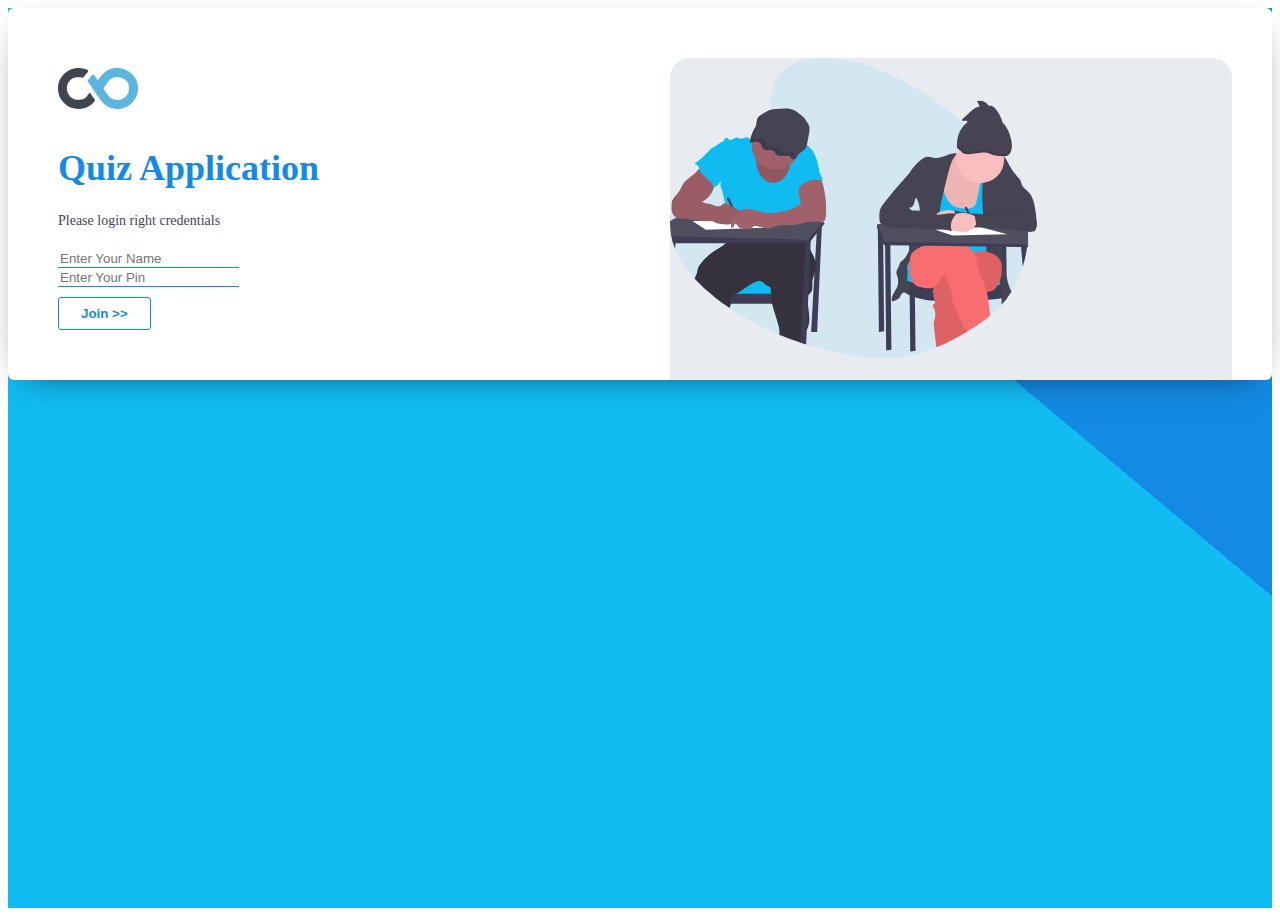
<file: index.html>
<!doctype html>
<html lang="en">

<head>
  <!-- Required meta tags -->
  <meta charset="utf-8">
  <meta name="viewport" content="width=device-width, initial-scale=1, shrink-to-fit=no">
  <!-- <link rel="stylesheet" href="/css/bootstrap.min.css"> -->
  <link rel="stylesheet" href="https://cdn.jsdelivr.net/npm/bootstrap@4.5.3/dist/css/bootstrap.min.css"
    integrity="sha384-TX8t27EcRE3e/ihU7zmQxVncDAy5uIKz4rEkgIXeMed4M0jlfIDPvg6uqKI2xXr2" crossorigin="anonymous">
  <link rel="stylesheet" href="/css/style.css">

  <!-- Bootstrap CSS -->
  <title>Quiz App</title>

</head>

<body onload="startTime()">
  <div class="main-section">
    <div class="d-flex justify-content-center align-items-center h-100">
      <div class="container">
        <div class="jumbotron" style="padding: 0px; margin: 0px;">
          <div class="full-section">
            <div class="left-section">
              <div>
                <img class="logo" src="./assets/qilin.png" />
              </div>
              <h1 class="title">Quiz Application</h1>
              <div>
                <p class="sub-title">Please login right credentials</p>
              </div>
              <div class="form-section">
                <form>
                  <div class="form-group">

                    <input type="text" class="form-control" required placeholder="Enter Your Name">

                  </div>
                  <div class="form-group">
                    <input type="text" class="form-control" required placeholder="Enter Your Pin">
                  </div>


                  <div>
                    <button herf="quiz.html" class="button">Join >></button>
                  </div>

                  <!-- <button type="submit" class="btn btn-primary">Join</button> -->
                </form>
              </div>
            </div>

            <div class="right-section">
              <div class="d-flex justify-content-center align-items-center h-100">
                <img class="icon" src="./assets/undraw_exams_g4ow.svg" />
              </div>
            </div>
          </div>


        </div>
      </div>
    </div>

  </div>




</body>

</html>
</file>
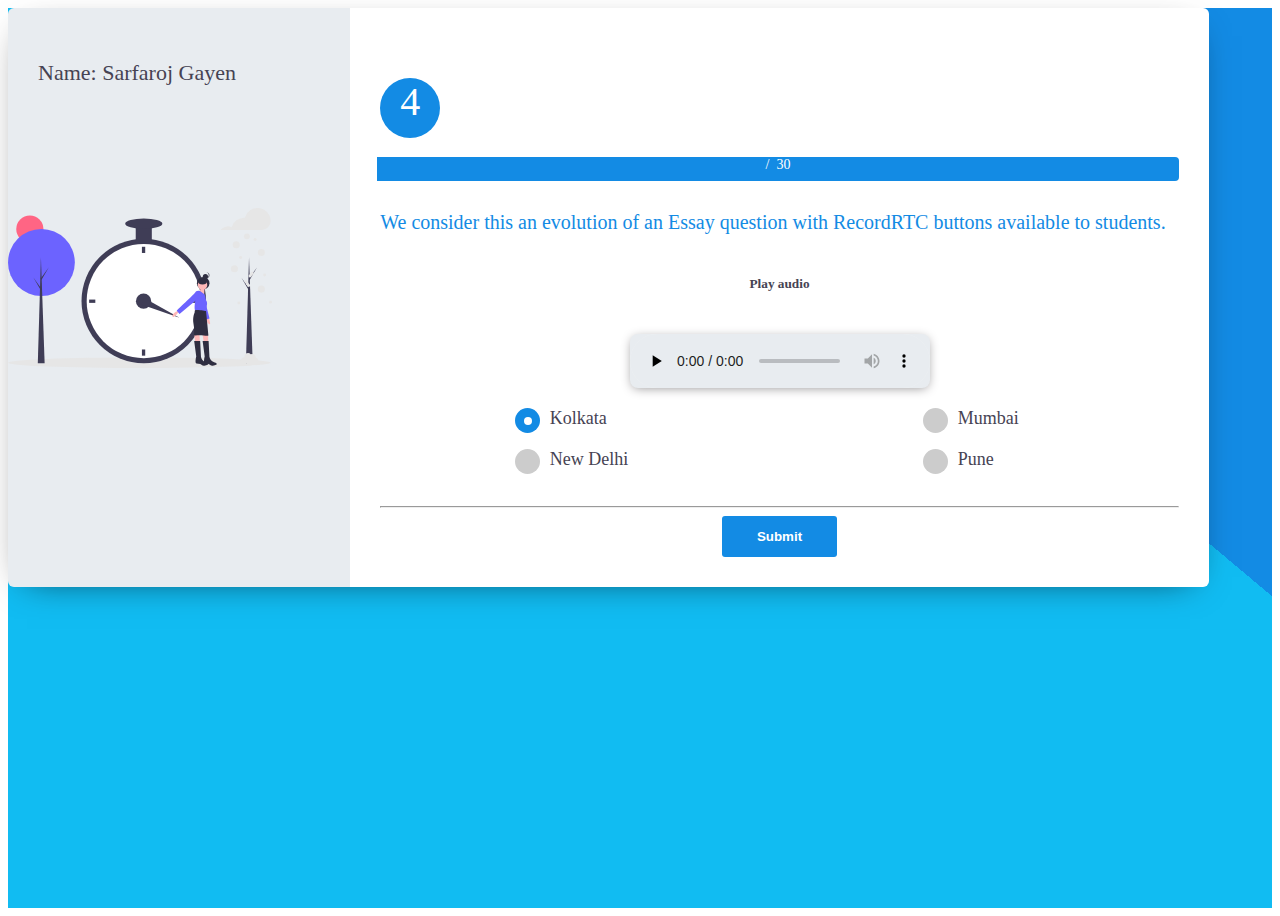
<file: quiz-audio.html>
<!doctype html>
<html lang="en">

<head>
    <!-- Required meta tags -->
    <meta charset="utf-8">
    <meta name="viewport" content="width=device-width, initial-scale=1, shrink-to-fit=no">
    <!-- <link rel="stylesheet" href="/css/bootstrap.min.css"> -->
    <link rel="stylesheet" href="https://cdn.jsdelivr.net/npm/bootstrap@4.5.3/dist/css/bootstrap.min.css"
        integrity="sha384-TX8t27EcRE3e/ihU7zmQxVncDAy5uIKz4rEkgIXeMed4M0jlfIDPvg6uqKI2xXr2" crossorigin="anonymous">
    <link rel="stylesheet" href="/css/style.css">

    <!-- Bootstrap CSS -->
    <title>Quiz</title>

</head>

<body onload="startTime()">
    <div class="main-section">
        <div class="d-flex justify-content-center align-items-center h-100">
            <div class="jumbotron-quiz">
                <div class="full-section">
                    <div class="left-section-quiz">
                        <div>
                            <p class="student-name">Name: Sarfaroj Gayen</p>
                        </div>
                        <div class="d-flex justify-content-center">
                            <img class="icon-quiz" src="./assets/clock.svg" />
                        </div>
                    </div>

                    <div class="right-section-quiz">
                        <div class="top-section-quiz">
                            <div class="top-left-quiz">
                                <div class="d-flex">
                                    <div class="question-top">
                                        <p class="question-no">4</p>
                                    </div>
                                    <div class="question-q">
                                        <p class="question-tag">/&nbsp; 30</p>
                                    </div>
                                </div>

                            </div>
                            <div class="top-right-quiz">
                                <h1 class="time-quiz" id="demo"></h1>
                            </div>
                        </div>






                        <div class="audio-section-question">
                            <form>
                                <div>
                                    <h1 class="questions-quiz">We consider this an evolution of an Essay question with
                                        RecordRTC buttons available to students.</h1>
                                </div>

                                <div class="palyer">
                                    <h5 class="audio-title">Play audio</h5>
                                </div>

                                <div class="palyer">

                                    <audio preload="none" style="background-color: #e8ecf0;" controls
                                        controlsList="nodownload">
                                        <source
                                            src="https://ia800905.us.archive.org/19/items/FREE_background_music_dhalius/backsound.mp3"
                                            type="audio/mp3">
                                    </audio>
                                </div>

                                <div class="form-group mt-3">
                                    <div class="answer-section">
                                        <div>
                                            <label class="radio-quiz">
                                                Kolkata
                                                <input type="radio" checked="checked" name="radio">
                                                <span class="checkmark"></span>
                                            </label>
                                            <label class="radio-quiz">New Delhi
                                                <input type="radio" name="radio">
                                                <span class="checkmark"></span>
                                            </label>
                                        </div>
                                        <div>
                                            <label class="radio-quiz">Mumbai
                                                <input type="radio" name="radio">
                                                <span class="checkmark"></span>
                                            </label>
                                            <label class="radio-quiz">Pune
                                                <input type="radio" name="radio">
                                                <span class="checkmark"></span>
                                            </label>
                                        </div>

                                    </div>

                                </div>
                                <div class="btn-quiz-section">
                                    <hr class="pb-2" />
                                    <button class="button-quiz">Submit</button>
                                </div>
                            </form>

                        </div>
                    </div>
                </div>
            </div>
        </div>
    </div>

    </div>


    <script>
        // Set the date we're counting down to
        var countDownDate = new Date("Nov 18, 2020 10:00:00").getTime();

        // Update the count down every 1 second
        var x = setInterval(function () {

            // Get today's date and time
            var now = new Date().getTime();

            // Find the distance between now and the count down date
            var distance = countDownDate - now;

            // Time calculations for days, hours, minutes and seconds
            // var days = Math.floor(distance / (1000 * 60 * 60 * 24));
            var hours = Math.floor((distance % (1000 * 60 * 60 * 24)) / (1000 * 60 * 60));
            var minutes = Math.floor((distance % (1000 * 60 * 60)) / (1000 * 60));
            var seconds = Math.floor((distance % (1000 * 60)) / 1000);

            // Output the result in an element with id="demo"
            document.getElementById("demo").innerHTML = hours + ":"
                + minutes + ":" + seconds;

            // If the count down is over, write some text
            if (distance < 0) { clearInterval(x); document.getElementById("demo").innerHTML = "EXPIRED"; }
        }, 1000); </script>

</body>

</html>
</file>
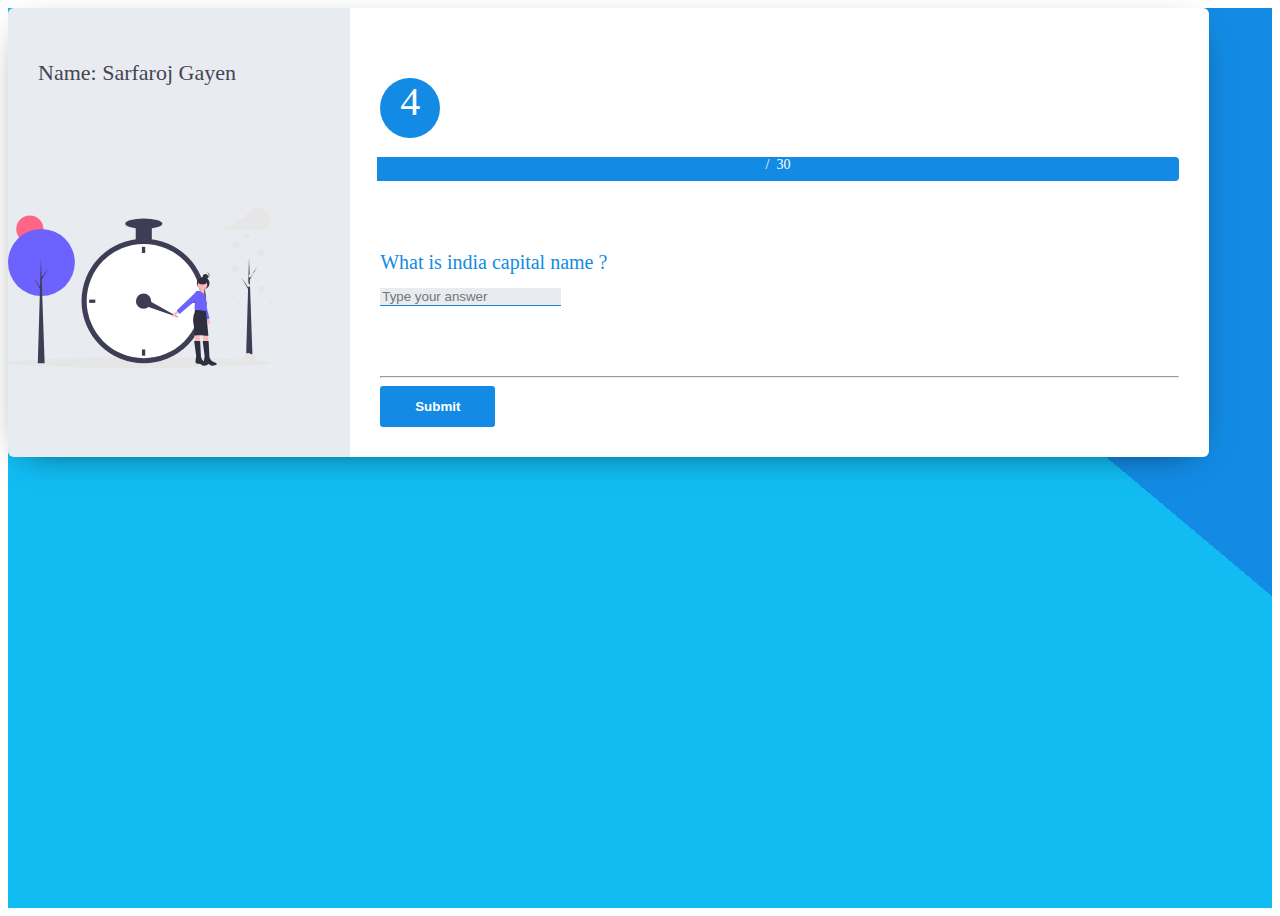
<file: quiz-subjective.html>
<!doctype html>
<html lang="en">

<head>
    <!-- Required meta tags -->
    <meta charset="utf-8">
    <meta name="viewport" content="width=device-width, initial-scale=1, shrink-to-fit=no">
    <!-- <link rel="stylesheet" href="/css/bootstrap.min.css"> -->
    <link rel="stylesheet" href="https://cdn.jsdelivr.net/npm/bootstrap@4.5.3/dist/css/bootstrap.min.css"
        integrity="sha384-TX8t27EcRE3e/ihU7zmQxVncDAy5uIKz4rEkgIXeMed4M0jlfIDPvg6uqKI2xXr2" crossorigin="anonymous">
    <link rel="stylesheet" href="/css/style.css">

    <!-- Bootstrap CSS -->
    <title>Quiz</title>

</head>

<body onload="startTime()">
    <div class="main-section">
        <div class="d-flex justify-content-center align-items-center h-100">
            <div class="jumbotron-quiz">
                <div class="full-section">
                    <div class="left-section-quiz">

                        <div>
                            <p class="student-name">Name: Sarfaroj Gayen</p>
                        </div>

                        <div class="d-flex justify-content-center">
                            <img class="icon-quiz" src="./assets/clock.svg" />
                        </div>

                    </div>

                    <div class="right-section-quiz">
                        <div class="top-section-quiz">
                            <div class="top-left-quiz">
                                <div class="d-flex">
                                    <div class="question-top">
                                        <p class="question-no">4</p>
                                    </div>
                                    <div class="question-q">
                                        <p class="question-tag">/&nbsp; 30</p>
                                    </div>
                                </div>

                            </div>
                            <div class="top-right-quiz">
                                <h1 class="time-quiz" id="demo"></h1>
                            </div>
                        </div>




                        <div class="form-quiz">
                            <form>
                                <div>
                                    <h1 class="questions-quiz">What is india capital name ? </h1>
                                </div>
                                <div class="form-group pt-3">
                                    <input type="text" class="form-control subject-bg" required
                                        placeholder="Type your answer">

                                </div>
                                <hr style="margin-top: 70px;" />
                                <div class="quiz-lest-section">

                                    <div class="top-section-quiz">
                                        <div class="top-left-quiz">


                                            <button class="button-quiz">Submit</button>

                                        </div>
                                        <div class="top-right-quiz">
                                            <!-- <p class="total-quiz">Total Question 20</p> -->
                                        </div>
                                    </div>
                            </form>

                        </div>
                    </div>
                </div>
            </div>
        </div>
    </div>

    </div>


    <script>
        // Set the date we're counting down to
        var countDownDate = new Date("Nov 16, 2020 10:00:00").getTime();

        // Update the count down every 1 second
        var x = setInterval(function () {

            // Get today's date and time
            var now = new Date().getTime();

            // Find the distance between now and the count down date
            var distance = countDownDate - now;

            // Time calculations for days, hours, minutes and seconds
            // var days = Math.floor(distance / (1000 * 60 * 60 * 24));
            var hours = Math.floor((distance % (1000 * 60 * 60 * 24)) / (1000 * 60 * 60));
            var minutes = Math.floor((distance % (1000 * 60 * 60)) / (1000 * 60));
            var seconds = Math.floor((distance % (1000 * 60)) / 1000);

            // Output the result in an element with id="demo"
            document.getElementById("demo").innerHTML = hours + ":"
                + minutes + ":" + seconds;

            // If the count down is over, write some text
            if (distance < 0) { clearInterval(x); document.getElementById("demo").innerHTML = "EXPIRED"; }
        }, 1000); </script>

</body>

</html>
</file>
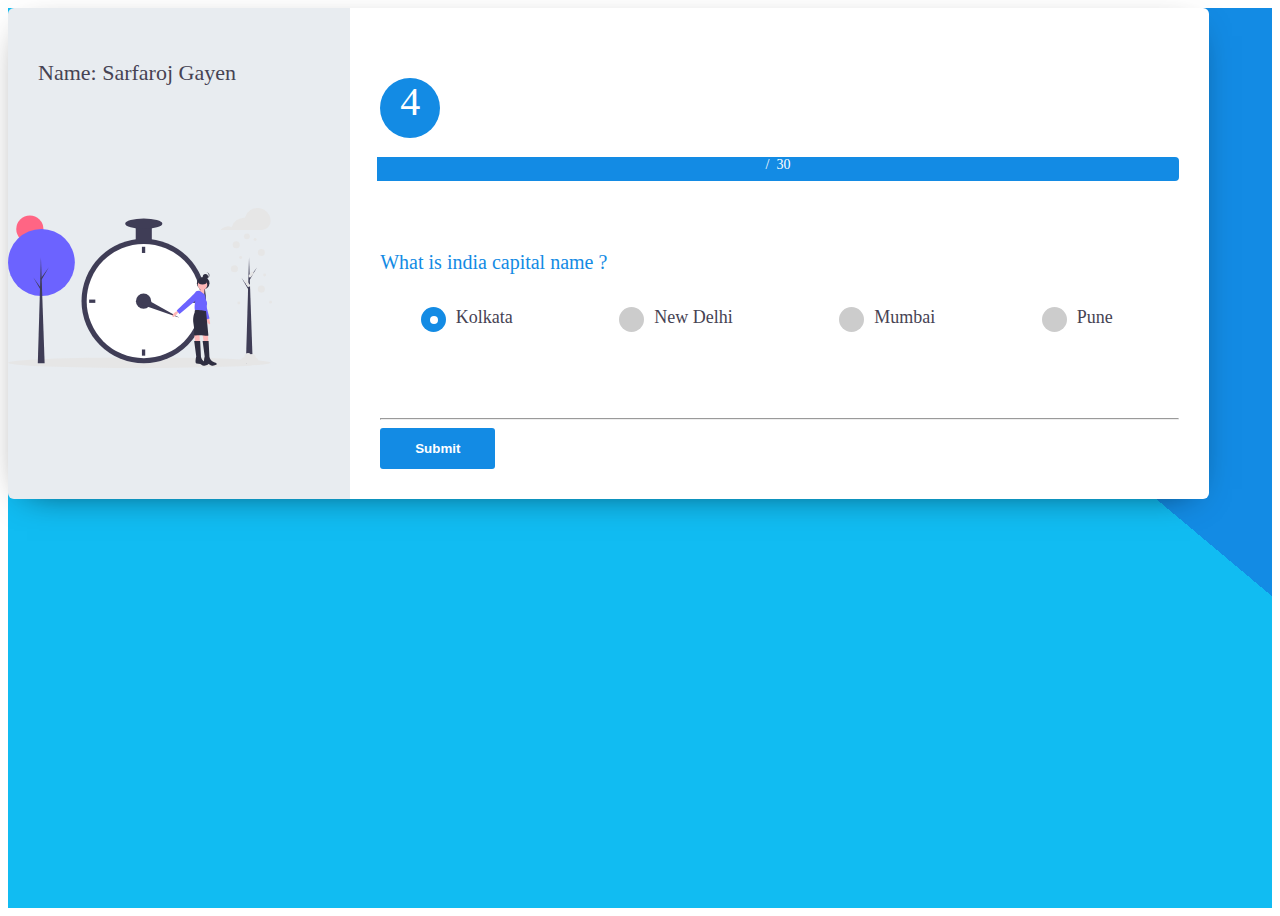
<file: quiz-text.html>
<!doctype html>
<html lang="en">

<head>
    <!-- Required meta tags -->
    <meta charset="utf-8">
    <meta name="viewport" content="width=device-width, initial-scale=1, shrink-to-fit=no">
    <!-- <link rel="stylesheet" href="/css/bootstrap.min.css"> -->
    <link rel="stylesheet" href="https://cdn.jsdelivr.net/npm/bootstrap@4.5.3/dist/css/bootstrap.min.css"
        integrity="sha384-TX8t27EcRE3e/ihU7zmQxVncDAy5uIKz4rEkgIXeMed4M0jlfIDPvg6uqKI2xXr2" crossorigin="anonymous">
    <link rel="stylesheet" href="/css/style.css">

    <!-- Bootstrap CSS -->
    <title>Quiz</title>

</head>

<body onload="startTime()">
    <div class="main-section">
        <div class="d-flex justify-content-center align-items-center h-100">
            <div class="jumbotron-quiz">
                <div class="full-section">
                    <div class="left-section-quiz">
                        <div>
                            <p class="student-name">Name: Sarfaroj Gayen</p>
                        </div>
                        <div class="d-flex justify-content-center">
                            <img class="icon-quiz" src="./assets/clock.svg" />
                        </div>
                    </div>

                    <div class="right-section-quiz">
                        <div class="top-section-quiz">
                            <div class="top-left-quiz">
                                <div class="d-flex">
                                    <div class="question-top">
                                        <p class="question-no">4</p>
                                    </div>
                                    <div class="question-q">
                                        <p class="question-tag">/&nbsp; 30</p>
                                    </div>
                                </div>

                            </div>
                            <div class="top-right-quiz">
                                <h1 class="time-quiz" id="demo"></h1>
                            </div>
                        </div>




                        <div class="form-quiz">
                            <form>
                                <div>
                                    <h1 class="questions-quiz">What is india capital name ?</h1>
                                </div>
                                <div class="form-group">
                                    <div class="answer-section">
                                        <label class="radio-quiz">
                                            Kolkata
                                            <input type="radio" checked="checked" name="radio">
                                            <span class="checkmark"></span>
                                        </label>
                                        <label class="radio-quiz">New Delhi
                                            <input type="radio" name="radio">
                                            <span class="checkmark"></span>
                                        </label>
                                        <label class="radio-quiz">Mumbai
                                            <input type="radio" name="radio">
                                            <span class="checkmark"></span>
                                        </label>
                                        <label class="radio-quiz">Pune
                                            <input type="radio" name="radio">
                                            <span class="checkmark"></span>
                                        </label>
                                    </div>
                                </div>
                                <hr style="margin-top: 70px;" />

                                <div class="quiz-lest-section">

                                    <div class="top-section-quiz">
                                        <div class="top-left-quiz">


                                            <button class="button-quiz">Submit</button>

                                        </div>
                                        <div class="top-right-quiz">
                                            <!-- <p class="total-quiz">Total Question 20</p> -->
                                        </div>
                                    </div>
                            </form>

                        </div>
                    </div>
                </div>
            </div>
        </div>
    </div>

    </div>


    <script>
        // Set the date we're counting down to
        var countDownDate = new Date("Nov 16, 2020 10:00:00").getTime();

        // Update the count down every 1 second
        var x = setInterval(function () {

            // Get today's date and time
            var now = new Date().getTime();

            // Find the distance between now and the count down date
            var distance = countDownDate - now;

            // Time calculations for days, hours, minutes and seconds
            // var days = Math.floor(distance / (1000 * 60 * 60 * 24));
            var hours = Math.floor((distance % (1000 * 60 * 60 * 24)) / (1000 * 60 * 60));
            var minutes = Math.floor((distance % (1000 * 60 * 60)) / (1000 * 60));
            var seconds = Math.floor((distance % (1000 * 60)) / 1000);

            // Output the result in an element with id="demo"
            document.getElementById("demo").innerHTML = hours + ":"
                + minutes + ":" + seconds;

            // If the count down is over, write some text
            if (distance < 0) { clearInterval(x); document.getElementById("demo").innerHTML = "EXPIRED"; }
        }, 1000); </script>

</body>

</html>
</file>
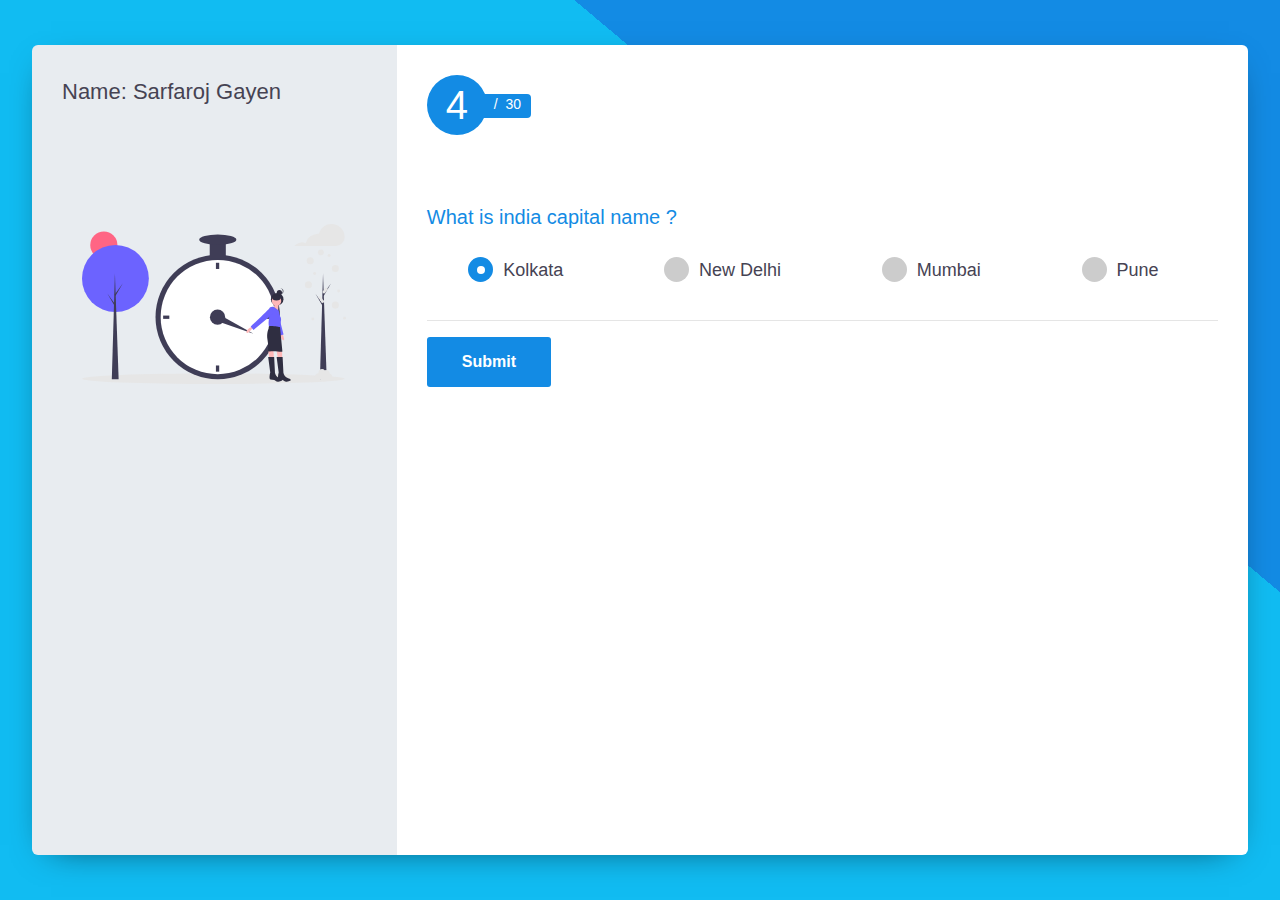
<file: quiz.html>
<!doctype html>
<html lang="en">

<head>
    <!-- Required meta tags -->
    <meta charset="utf-8">
    <meta name="viewport" content="width=device-width, initial-scale=1, shrink-to-fit=no">
    <link rel="stylesheet" href="/css/bootstrap.min.css">
    <link rel="stylesheet" href="/css/style.css">

    <!-- Bootstrap CSS -->
    <title>Quiz</title>

</head>

<body onload="startTime()">
    <div class="main-section">
        <div class="d-flex justify-content-center align-items-center h-100">
            <div class="jumbotron-quiz">
                <div class="full-section">
                    <div class="left-section-quiz">

                        <div>
                            <p class="student-name">Name: Sarfaroj Gayen</p>
                        </div>

                        <div class="d-flex justify-content-center">
                            <img class="icon-quiz" src="./assets/clock.svg" />
                        </div>

                    </div>

                    <div class="right-section-quiz">
                        <div class="top-section-quiz">
                            <div class="top-left-quiz">
                                <div class="d-flex">
                                    <div class="question-top">
                                        <p class="question-no">4</p>
                                    </div>
                                    <div class="question-q">
                                        <p class="question-tag">/&nbsp; 30</p>
                                    </div>
                                </div>

                            </div>
                            <div class="top-right-quiz">
                                <h1 class="time-quiz" id="demo"></h1>
                            </div>
                        </div>




                        <div class="form-quiz">
                            <form>
                                <div>
                                    <h1 class="questions-quiz">What is india capital name ?</h1>
                                </div>
                                <div class="form-group">
                                    <div class="answer-section">
                                        <label class="radio-quiz">
                                            Kolkata
                                            <input type="radio" checked="checked" name="radio">
                                            <span class="checkmark"></span>
                                        </label>
                                        <label class="radio-quiz">New Delhi
                                            <input type="radio" name="radio">
                                            <span class="checkmark"></span>
                                        </label>
                                        <label class="radio-quiz">Mumbai
                                            <input type="radio" name="radio">
                                            <span class="checkmark"></span>
                                        </label>
                                        <label class="radio-quiz">Pune
                                            <input type="radio" name="radio">
                                            <span class="checkmark"></span>
                                        </label>
                                    </div>
                                </div>
                                <hr />
                                <div class="quiz-lest-section">

                                    <div class="top-section-quiz">
                                        <div class="top-left-quiz">


                                            <button class="button-quiz">Submit</button>

                                        </div>
                                        <div class="top-right-quiz">
                                            <!-- <p class="total-quiz">Total Question 20</p> -->
                                        </div>
                                    </div>
                            </form>

                        </div>
                    </div>
                </div>
            </div>
        </div>
    </div>

    </div>


    <script>
        // Set the date we're counting down to
        var countDownDate = new Date("Nov 14, 2020 10:00:00").getTime();

        // Update the count down every 1 second
        var x = setInterval(function () {

            // Get today's date and time
            var now = new Date().getTime();

            // Find the distance between now and the count down date
            var distance = countDownDate - now;

            // Time calculations for days, hours, minutes and seconds
            // var days = Math.floor(distance / (1000 * 60 * 60 * 24));
            var hours = Math.floor((distance % (1000 * 60 * 60 * 24)) / (1000 * 60 * 60));
            var minutes = Math.floor((distance % (1000 * 60 * 60)) / (1000 * 60));
            var seconds = Math.floor((distance % (1000 * 60)) / 1000);

            // Output the result in an element with id="demo"
            document.getElementById("demo").innerHTML = hours + ":"
                + minutes + ":" + seconds;

            // If the count down is over, write some text
            if (distance < 0) { clearInterval(x); document.getElementById("demo").innerHTML = "EXPIRED"; }
        }, 1000); </script>

</body>

</html>
</file>
<file: css/style.css>
.main-section {
  height: 100vh;
  width: 100%;
  background: linear-gradient(40deg, #11BCF2 70%, #138BE4 30%);
}

.jumbotron {
  border-radius: 6px;
  background-color: #ffffff !important;
  -webkit-box-shadow: 0px 9px 35px -19px rgba(0, 0, 0, 0.75);
          box-shadow: 0px 9px 35px -19px rgba(0, 0, 0, 0.75);
}

.jumbotron-quiz {
  height: 90%;
  width: 95%;
  border-radius: 6px;
  -webkit-box-shadow: 0px 9px 35px -19px rgba(0, 0, 0, 0.75);
          box-shadow: 0px 9px 35px -19px rgba(0, 0, 0, 0.75);
}

.full-section {
  display: -webkit-box;
  display: -ms-flexbox;
  display: flex;
  -ms-flex-pack: distribute;
      justify-content: space-around;
  width: 100%;
  height: 100%;
}

.left-section {
  width: 50%;
  padding: 50px;
}

.right-section {
  width: 50%;
  background-color: #e8ecf0 !important;
  margin-top: 50px;
  margin-right: 40px;
  border-top-left-radius: 20px;
  border-top-right-radius: 20px;
}

.logo {
  height: auto;
  width: 80px;
  padding-bottom: 10px;
  padding-top: 10px;
}

.title {
  font-size: 36px;
  font-weight: 600;
  color: #138BE4 !important;
}

.sub-title {
  font-size: 14px !important;
  font-weight: 500;
  color: #464353 !important;
}

.time-quiz {
  font-size: 30px;
  font-weight: 400;
  color: #138BE4 !important;
}

.student-name {
  padding: 30px;
  color: #464353 !important;
  font-size: 22px;
  font-weight: 400;
}

.form-section {
  width: 60%;
  margin-top: 20px;
}

.icon {
  height: 300px;
}

.form-control {
  border: none;
  border-color: transparent;
  border-bottom: 1px solid #138BE4 !important;
}

.subject-bg {
  background-color: #e8ecf0 !important;
}

.button {
  margin-top: 10px;
  border: 1px solid #138BE4 !important;
  border-radius: 3px;
  padding: 8px 22px;
  display: inline-block;
  background: -webkit-gradient(linear, left top, right top, color-stop(50%, #138BE4), color-stop(50%, white));
  background: linear-gradient(to right, #138BE4 50%, white 50%);
  background-size: 200% 100%;
  background-position: right bottom;
  -webkit-transition: all .5s ease-out;
  transition: all .5s ease-out;
  color: #138BE4 !important;
  font-weight: 600;
}

.button:hover {
  background-position: left bottom;
  cursor: pointer;
  color: #ffffff !important;
}

.left-section-quiz {
  width: 30%;
  background-color: #e8ecf0 !important;
  border-top-left-radius: 6px;
  border-bottom-left-radius: 6px;
}

.right-section-quiz {
  width: 70%;
  padding: 30px;
  background-color: #ffffff !important;
  border-top-right-radius: 6px;
  border-bottom-right-radius: 6px;
  position: relative;
}

.top-section-quiz {
  display: -webkit-box;
  display: -ms-flexbox;
  display: flex;
  -webkit-box-pack: justify;
      -ms-flex-pack: justify;
          justify-content: space-between;
  width: 100%;
}

.question-top {
  background-color: #138BE4 !important;
  height: 60px;
  width: 60px;
  border-radius: 50%;
  text-align: center;
}

.question-no {
  font-size: 40px;
  font-weight: 500;
  color: #ffffff !important;
}

.question-q {
  height: 24px;
  background-color: #138BE4 !important;
  margin-top: 19px;
  padding-left: 10px;
  padding-right: 10px;
  margin-left: -3px;
  border-top-right-radius: 4px;
  border-bottom-right-radius: 4px;
}

.question-tag {
  text-align: center;
  color: #ffffff !important;
  font-size: 14px;
  font-weight: 400;
}

.questions-quiz {
  font-size: 20px;
  font-weight: 400;
  color: #138BE4 !important;
}

.answer-section {
  display: -webkit-box;
  display: -ms-flexbox;
  display: flex;
  -ms-flex-pack: distribute;
      justify-content: space-around;
  padding-top: 20px;
}

.form-quiz {
  margin-top: 70px;
}

.total-quiz {
  color: #464353 !important;
  font-size: 24px;
  font-weight: 600;
  padding-top: 10px;
}

.icon-quiz {
  height: 160px;
  width: auto;
  margin-top: 70px;
}

.btn-quiz-section {
  padding-top: 1%;
  text-align: center;
}

.button-quiz {
  outline: none !important;
  border: none !important;
  border-radius: 3px;
  padding: 13px 35px;
  display: inline-block;
  background-color: #138BE4 !important;
  color: #138BE4 !important;
  font-weight: 600;
  color: #ffffff !important;
  outline: none;
}

.button-quiz:hover {
  background-color: #ffffff !important;
  border: 1px solid #138BE4 !important;
  color: #138BE4 !important;
}

.audio-section-question {
  margin-top: 30px;
}

.audio-title {
  color: #464353;
}

.radio-quiz {
  display: block;
  position: relative;
  padding-left: 35px;
  margin-bottom: 20px;
  cursor: pointer;
  font-size: 18px;
  -webkit-user-select: none;
  -moz-user-select: none;
  -ms-user-select: none;
  user-select: none;
  color: #464353 !important;
}

/* Hide the browser's default radio button */
.radio-quiz input {
  opacity: 0;
  cursor: pointer;
}

/* Create a custom radio button */
.checkmark {
  position: absolute;
  top: 0;
  left: 0;
  height: 25px;
  width: 25px;
  background-color: #ccc;
  border-radius: 50%;
}

/* On mouse-over, add a grey background color */
.radio-quiz:hover input ~ .checkmark {
  background-color: #8d8a8a;
}

/* When the radio button is checked, add a blue background */
.radio-quiz input:checked ~ .checkmark {
  background-color: #138BE4 !important;
}

/* Create the indicator (the dot/circle - hidden when not checked) */
.checkmark:after {
  content: "";
  position: absolute;
  display: none;
}

/* Show the indicator (dot/circle) when checked */
.radio-quiz input:checked ~ .checkmark:after {
  display: block;
}

/* Style the indicator (dot/circle) */
.radio-quiz .checkmark:after {
  top: 9px;
  left: 9px;
  width: 8px;
  height: 8px;
  border-radius: 50%;
  background: white;
}

.top-left-quiz {
  width: 100%;
}

.quiz-lest-section {
  bottom: 20px;
  left: 30px;
  width: 100%;
}

.palyer {
  display: -webkit-box;
  display: -ms-flexbox;
  display: flex;
  -webkit-box-pack: center;
      -ms-flex-pack: center;
          justify-content: center;
  width: 100%;
  margin-top: 20px;
}

audio::-webkit-media-controls-panel {
  background-color: #e8ecf0 !important;
  width: 350px;
}

audio {
  background-color: #e8ecf0;
  border-radius: 8px;
  -webkit-box-shadow: 0px 2px 11px -2px #949294;
          box-shadow: 0px 2px 11px -2px #949294;
}

.audio {
  -webkit-box-shadow: 5px 5px 11px #cbd3df, -5px -5px 11px #cbd3df;
          box-shadow: 5px 5px 11px #cbd3df, -5px -5px 11px #cbd3df;
  border-radius: 0px !important;
}

@media only screen and (max-width: 500px) {
  .main-section {
    height: 100%;
    width: 100%;
    background: linear-gradient(40deg, #11BCF2 70%, #138BE4 30%);
  }
  .jumbotron {
    border-radius: 6px;
    background-color: #ffffff !important;
  }
  .left-section {
    width: 100%;
    padding: 20px;
    padding: 16px;
    width: 300px;
    border-radius: 8px;
  }
  .right-section {
    width: 100%;
    background-color: #e8ecf0 !important;
    border-top-left-radius: 20px;
    border-top-right-radius: 20px;
  }
  .logo {
    height: auto;
    width: 80px;
    padding-bottom: 20px;
  }
  .title {
    font-size: 26px;
    font-weight: 600;
    color: #138BE4 !important;
  }
  .jumbotron-quiz {
    height: 100%;
    width: 95%;
    padding-top: 20px;
    padding-bottom: 20px;
    border-radius: 6px;
  }
  .form-section {
    width: 100%;
    margin-top: 20px;
  }
  .icon {
    height: 200px;
  }
  .full-section {
    display: block;
  }
  .left-section-quiz {
    width: 100%;
    background-color: #e8ecf0 !important;
    border-bottom-left-radius: 0px;
    border-bottom-right-radius: 0px;
    border-top-right-radius: 6px;
    border-top-left-radius: 6px;
  }
  .right-section-quiz {
    width: 100%;
    padding: 15px;
    padding-right: 20px;
    padding-left: 20px;
    background-color: #ffffff !important;
    border-bottom-left-radius: 6px;
    border-bottom-right-radius: 6px;
    border-top-right-radius: 0px;
    border-top-left-radius: 0px;
  }
  .form-quiz {
    margin-top: 30px;
  }
  .answer-section {
    display: -webkit-box;
    display: -ms-flexbox;
    display: flex;
    -ms-flex-pack: distribute;
        justify-content: space-around;
    padding-top: 20px;
  }
  .questions-quiz {
    font-size: 16px;
    font-weight: 500;
    color: #138BE4 !important;
  }
  .time-quiz {
    font-size: 20px;
    font-weight: 400;
    color: #138BE4 !important;
    padding-top: 16px;
  }
  .total-quiz {
    color: #464353 !important;
    font-size: 20px;
    font-weight: 600;
    padding-top: 15px;
  }
  .btn-quiz-section {
    padding-top: 0.4%;
    text-align: center;
  }
  .icon-quiz {
    height: 120px;
    width: auto;
    margin-top: 0px;
    padding-bottom: 20px;
  }
  .quiz-lest-section {
    position: relative;
    left: 0;
    bottom: 0;
    top: 0;
  }
}
/*# sourceMappingURL=style.css.map */
</file>
